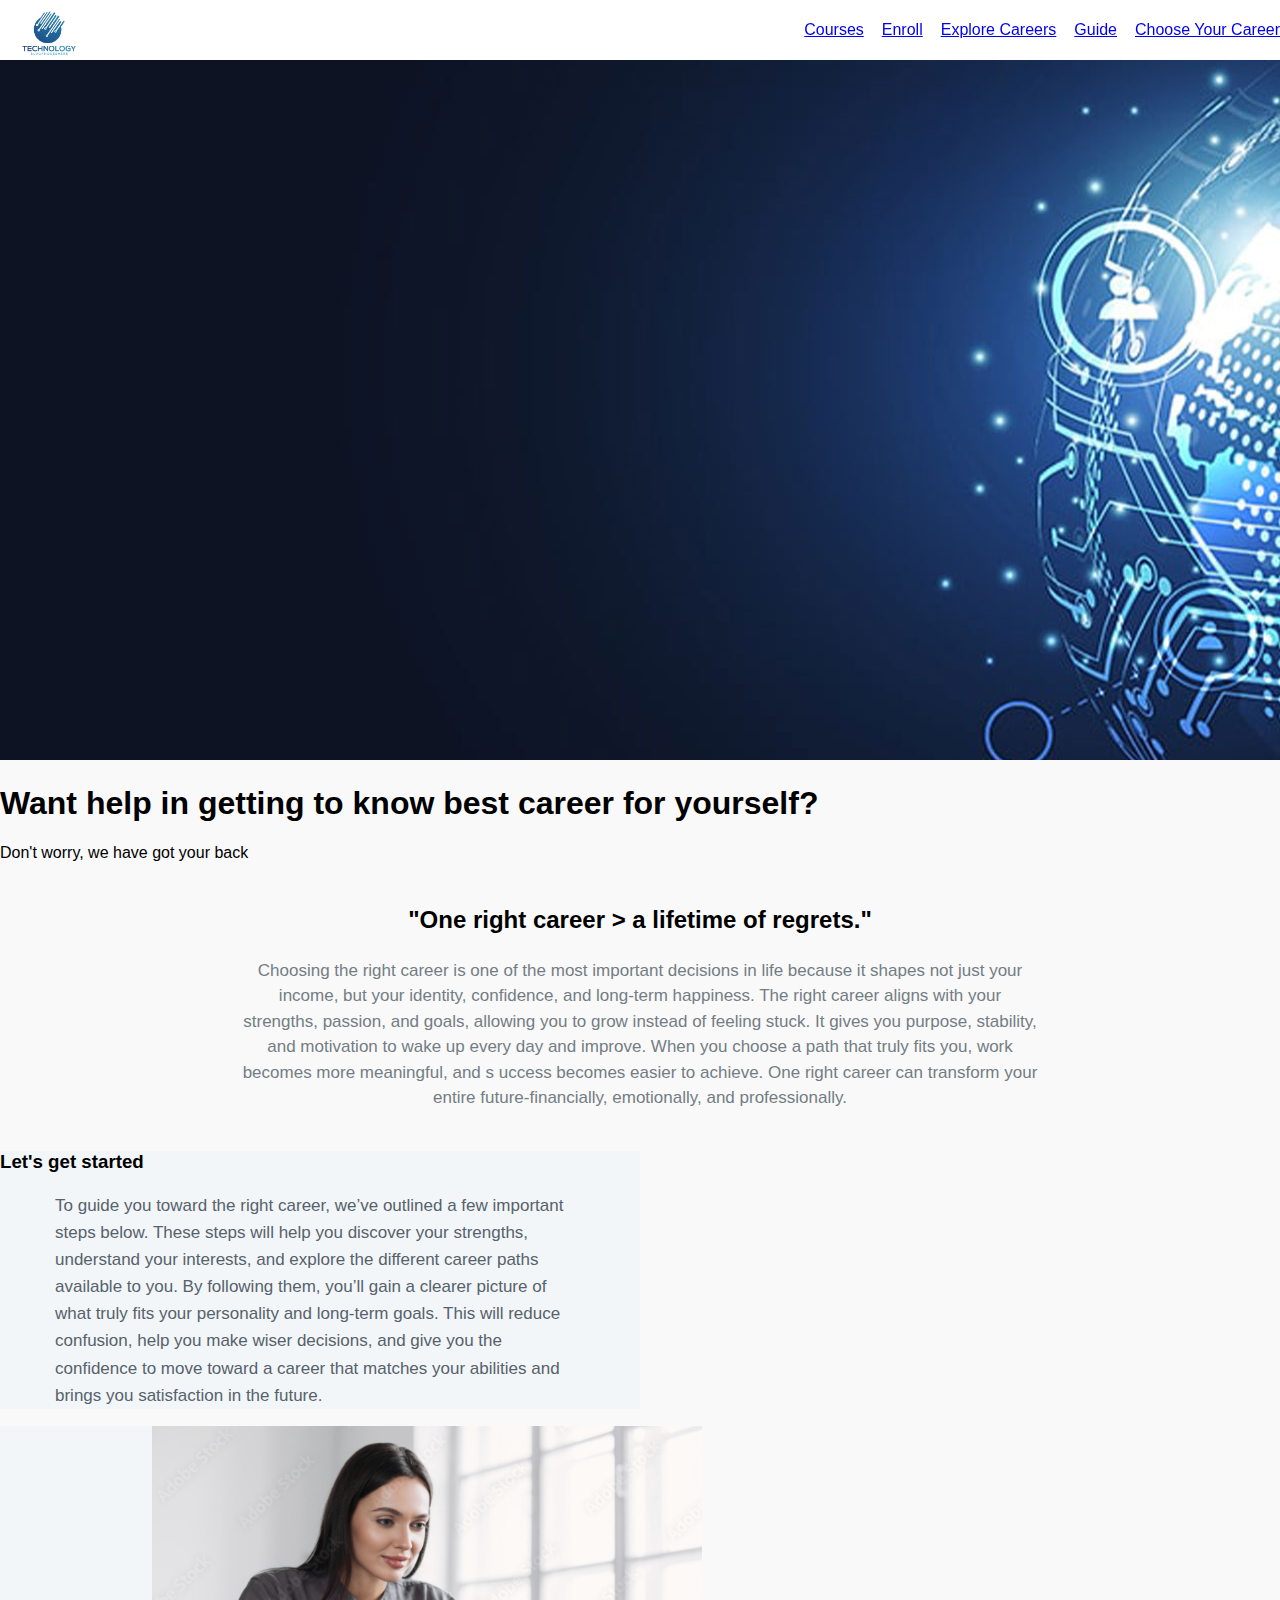
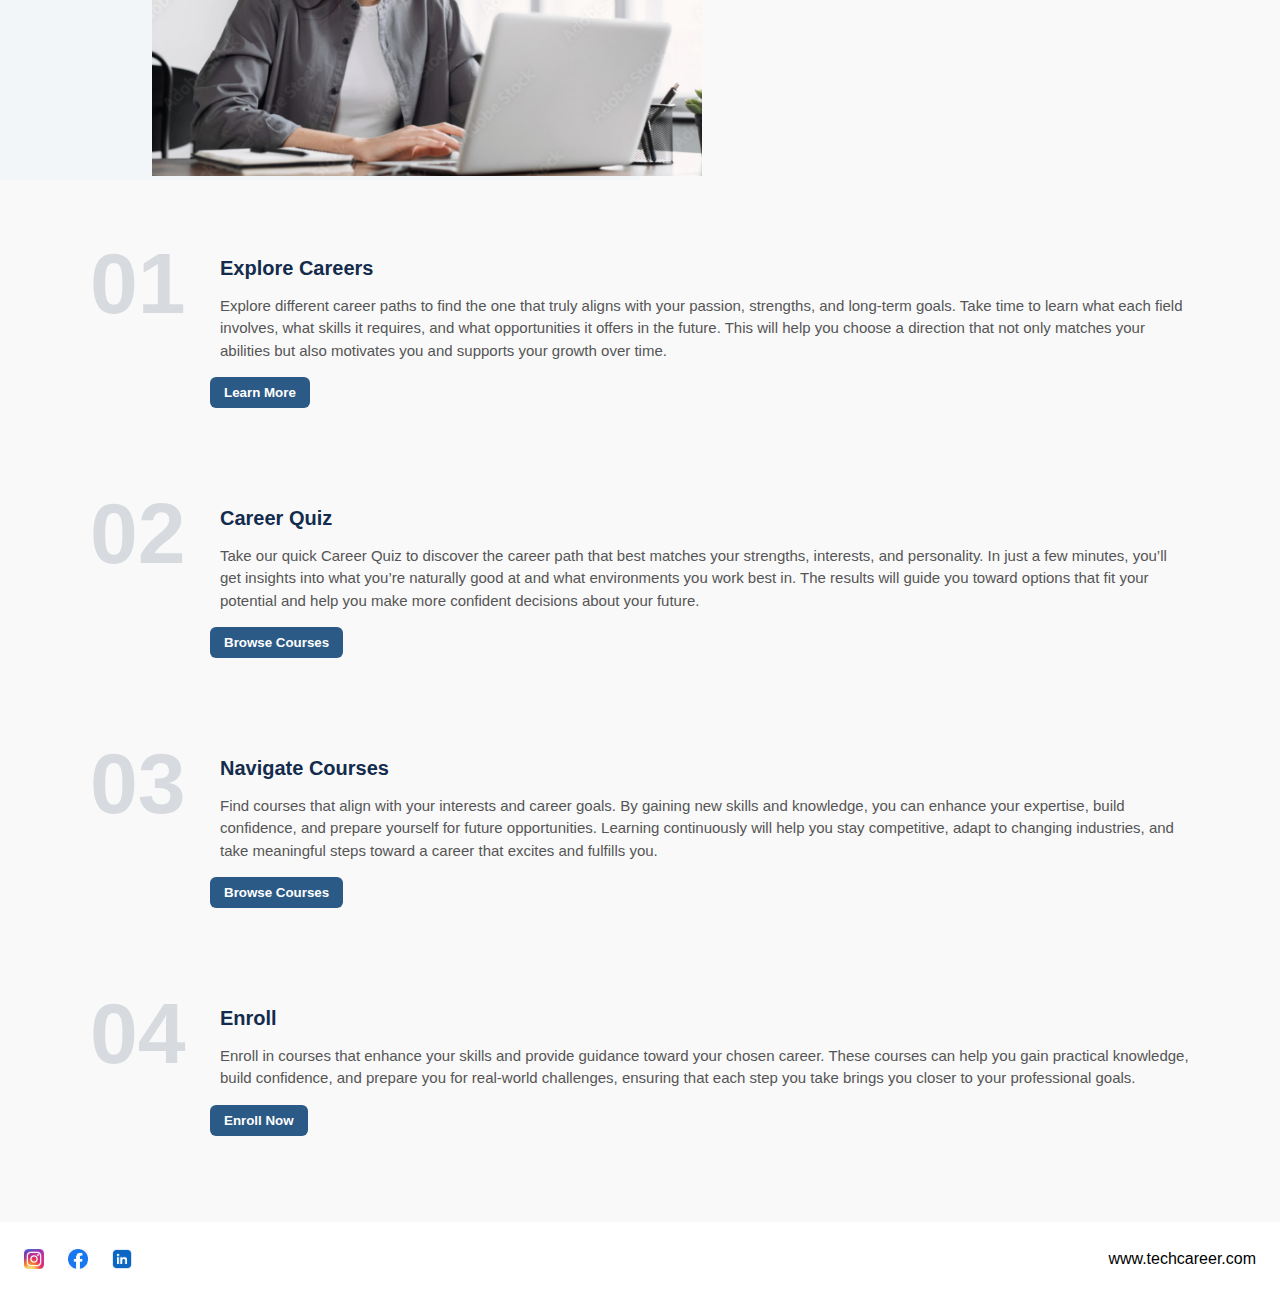
<file: index.html>
<!doctype html>
<html lang="en">

<head>
  <meta charset="utf-8" />
  <meta name="viewport" content="width=device-width,initial-scale=1" />
  <title>Tech Career</title>
  <link rel="stylesheet" href="style.css">
</head>

<body>

  <header class="header">
    <div class="logo"><img src="images/logo.png" alt="logo"></div>
    <nav class="nav">
      <a href="#">Courses</a>
      <a href="#">Enroll</a>
      <a href="#">Explore Careers</a>
      <a href="#">Guide</a>
      <a href="#" class="cta">Choose Your Career</a>
    </nav>
  </header>

  <section class="hero">
    <img src="images/tech.png" alt="hero" class="bg">
    <div class="text">
      <h1>Want help in getting to know best career for yourself?</h1>
      <p>Don't worry, we have got your back</p>
    </div>
  </section>

  <section class="quote">
    <h2>"One right career > a lifetime of regrets."</h2>
    <p>Choosing the right career is one of the most important decisions in life because it shapes not just your income,
      but your identity, confidence, and long-term happiness. The right career aligns with your strengths, passion,
      and goals, allowing you to grow instead of feeling stuck. It gives you purpose, stability, and motivation to
      wake up every day and improve. When you choose a path that truly fits you, work becomes more meaningful, and s
      uccess becomes easier to achieve. One right career can transform your entire future-financially, emotionally,
      and professionally.
    </p>
  </section>

  <section class="two">
    <div class="left">
      <h3>Let's get started</h3>
      <p>To guide you toward the right career, we’ve outlined a few important steps below.
        These steps will help you discover your strengths, understand your interests, and explore the different career
        paths available to you. By following them, you’ll gain a clearer picture of what truly fits your personality and
        long-term goals.
        This will reduce confusion, help you make wiser decisions, and give you the confidence to move toward a career
        that matches your abilities and brings you satisfaction in the future.</p>
    </div>
    <div class="right">
      <img src="images/homeimage.png" alt="illustration">
    </div>
  </section>

  <section class="steps">
    <div class="step">
      <div class="num">
        <div class="big">01</div>
      </div>
      <div class="content">
        <h4>Explore Careers</h4>
        <p>Explore different career paths to find the one that truly aligns with your passion, strengths, and long-term
          goals. Take time to learn what each field involves, what skills it requires, and what opportunities it offers
          in the future. This will help you choose a direction that not only matches your abilities but also motivates
          you and supports your growth over time.</p>
        <button class="btn">Learn More</button>
      </div>
    </div>

    <br><br>
    <div class="step">
      <div class="num">
        <div class="big">02</div>
      </div>
      <div class="content">
        <h4>Career Quiz</h4>
        <p>Take our quick Career Quiz to discover the career path that best matches your strengths, interests, and
          personality. In just a few minutes, you’ll get insights into what you’re naturally good at and what
          environments you work best in. The results will guide you toward options that fit your potential and help you
          make more confident decisions about your future.</p>
        <button class="btn">Browse Courses</button>
      </div>
    </div>

    <br><br>
    <div class="step">
      <div class="num">
        <div class="big">03</div>
      </div>
      <div class="content">
        <h4>Navigate Courses</h4>
        <p>Find courses that align with your interests and career goals. By gaining new skills and knowledge, you can
          enhance your expertise, build confidence, and prepare yourself for future opportunities. Learning continuously
          will help you stay competitive, adapt to changing industries, and take meaningful steps toward a career that
          excites and fulfills you.</p>
        <button class="btn">Browse Courses</button>
      </div>
    </div>

    <br><br>
    <div class="step">
      <div class="num">
        <div class="big">04</div>
      </div>
      <div class="content">
        <h4>Enroll</h4>
        <p>Enroll in courses that enhance your skills and provide guidance toward your chosen career. These courses can
          help you gain practical knowledge, build confidence, and prepare you for real-world challenges, ensuring that
          each step you take brings you closer to your professional goals.</p>
        <button class="btn">Enroll Now</button>
      </div>
    </div>
  </section>

  <footer class="footer">
    <div class="socials">
      <div class="social"><img src="images/insta.png" alt=""></div>
      <div class="social"><img src="images/facebook.png" alt=""></div>
      <div class="social"><img src="images/linkdin.png" alt=""></div>
    </div>
    <div class="site">www.techcareer.com</div>
  </footer>

</body>

</html>
</file>
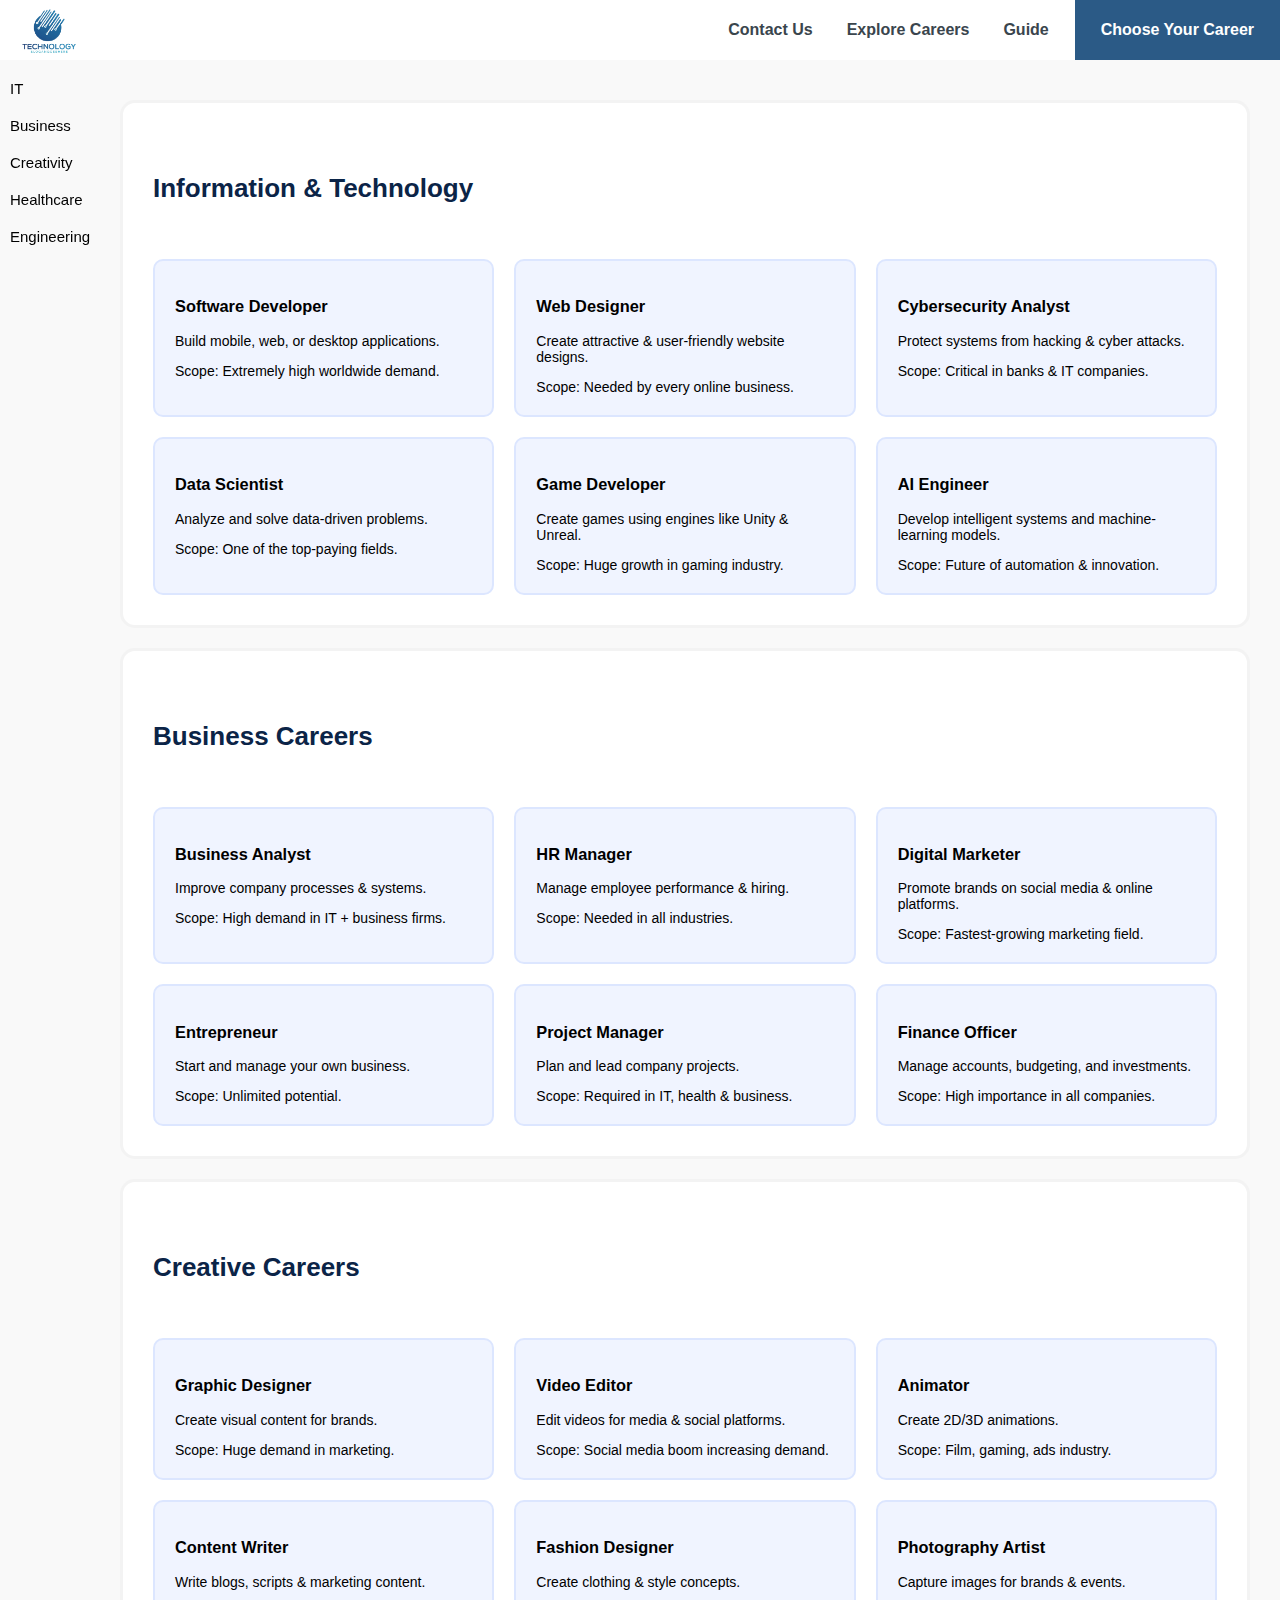
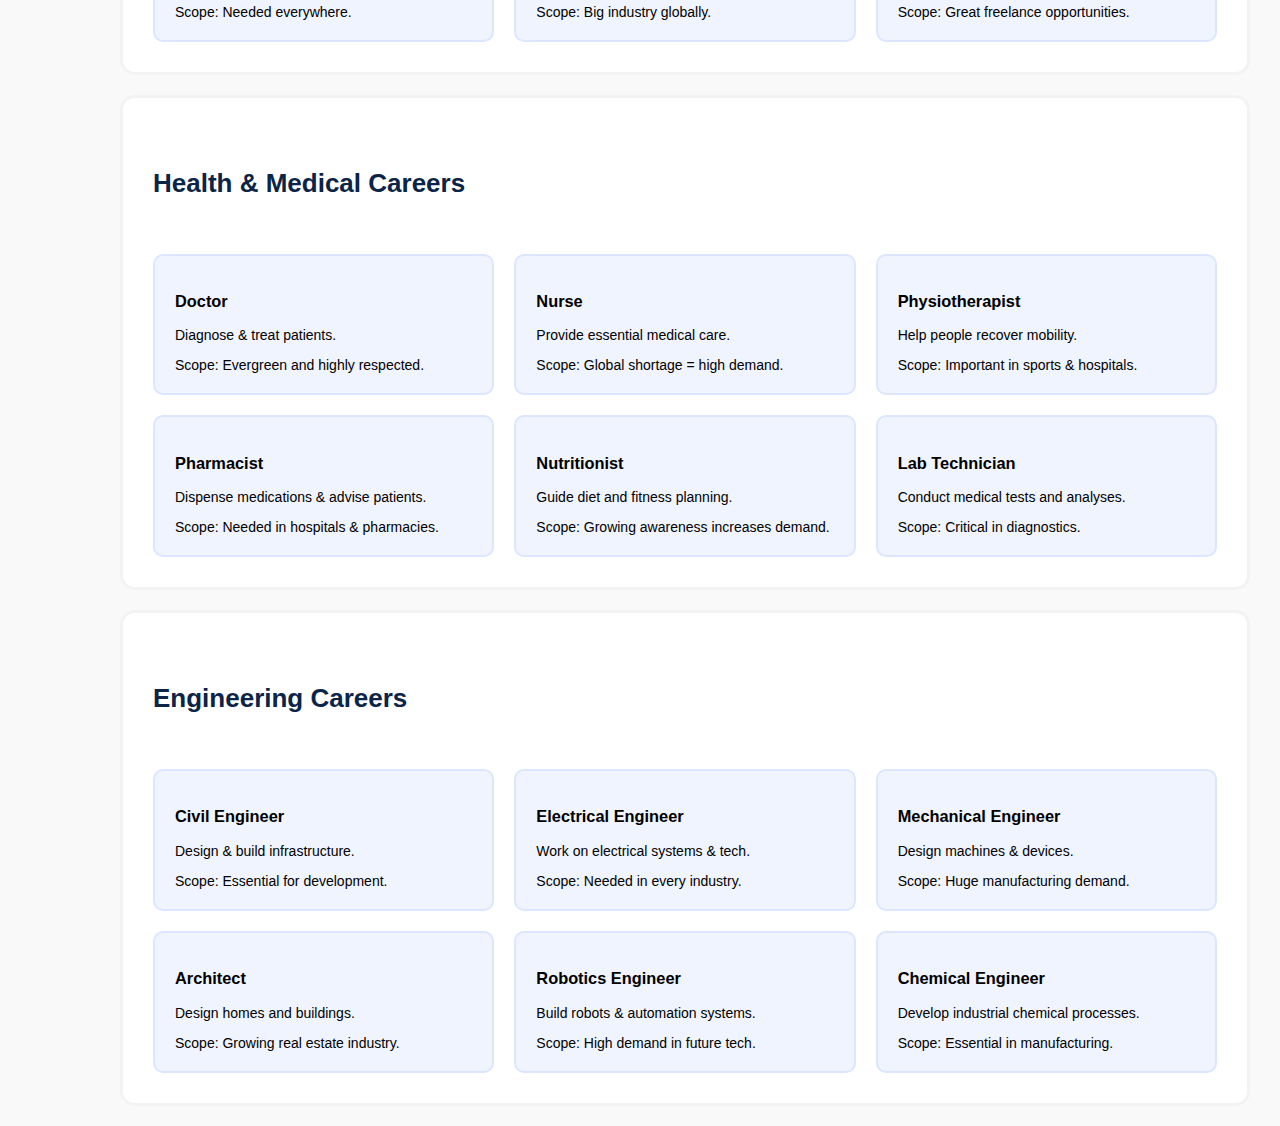
<file: careers.html>
<!DOCTYPE html>
<html lang="en">
<head>
  <meta charset="UTF-8" />
  <meta name="viewport" content="width=device-width, initial-scale=1.0" />
  <title>Explore Careers</title>
  <link rel="stylesheet" href="style.css" />
</head>
<body>

  <div class="header">
    <div class="logo">
        <a href="index.html">
            <img src="images/logo.png" alt="logo">
        </a>
    </div>
    <div class="nav">
      <a href="contact.html" class="links">Contact Us</a>
      <a href="careers.html" class="links">Explore Careers</a>
      <a href="index.html#guide" class="links">Guide</a>
      <a href="quiz.html" class="choose-career">Choose Your Career</a>
    </div>
  </div>

  <div class="container">

    <div class="category-menu">
      <a href="#tech" class="category-links">IT</a>
      <a href="#business" class="category-links">Business</a>
      <a href="#creative" class="category-links">Creativity</a>
      <a href="#health" class="category-links">Healthcare</a>
      <a href="#engineering" class="category-links">Engineering</a>
    </div>

    <div class="category-block" id="tech">
      <div class="category-title">Information & Technology</div>
      <div class="careers-grid">
        <div class="career-card">
          <h3>Software Developer</h3>
          <p>Build mobile, web, or desktop applications.</p>
          <span>Scope: Extremely high worldwide demand.</span>
        </div>
        <div class="career-card">
          <h3>Web Designer</h3>
          <p>Create attractive & user-friendly website designs.</p>
          <span>Scope: Needed by every online business.</span>
        </div>
        <div class="career-card">
          <h3>Cybersecurity Analyst</h3>
          <p>Protect systems from hacking & cyber attacks.</p>
          <span>Scope: Critical in banks & IT companies.</span>
        </div>
        <div class="career-card">
          <h3>Data Scientist</h3>
          <p>Analyze and solve data-driven problems.</p>
          <span>Scope: One of the top-paying fields.</span>
        </div>
        <div class="career-card">
          <h3>Game Developer</h3>
          <p>Create games using engines like Unity & Unreal.</p>
          <span>Scope: Huge growth in gaming industry.</span>
        </div>
        <div class="career-card">
          <h3>AI Engineer</h3>
          <p>Develop intelligent systems and machine-learning models.</p>
          <span>Scope: Future of automation & innovation.</span>
        </div>
      </div>
    </div>

    <!-- BUSINESS -->
    <div class="category-block" id="business">
      <div class="category-title">Business Careers</div>
      <div class="careers-grid">
        <div class="career-card">
          <h3>Business Analyst</h3>
          <p>Improve company processes & systems.</p>
          <span>Scope: High demand in IT + business firms.</span>
        </div>
        <div class="career-card">
          <h3>HR Manager</h3>
          <p>Manage employee performance & hiring.</p>
          <span>Scope: Needed in all industries.</span>
        </div>
        <div class="career-card">
          <h3>Digital Marketer</h3>
          <p>Promote brands on social media & online platforms.</p>
          <span>Scope: Fastest-growing marketing field.</span>
        </div>
        <div class="career-card">
          <h3>Entrepreneur</h3>
          <p>Start and manage your own business.</p>
          <span>Scope: Unlimited potential.</span>
        </div>
        <div class="career-card">
          <h3>Project Manager</h3>
          <p>Plan and lead company projects.</p>
          <span>Scope: Required in IT, health & business.</span>
        </div>
        <div class="career-card">
          <h3>Finance Officer</h3>
          <p>Manage accounts, budgeting, and investments.</p>
          <span>Scope: High importance in all companies.</span>
        </div>
      </div>
    </div>

    <!-- CREATIVE -->
    <div class="category-block" id="creative">
      <div class="category-title">Creative Careers</div>
      <div class="careers-grid">
        <div class="career-card">
          <h3>Graphic Designer</h3>
          <p>Create visual content for brands.</p>
          <span>Scope: Huge demand in marketing.</span>
        </div>
        <div class="career-card">
          <h3>Video Editor</h3>
          <p>Edit videos for media & social platforms.</p>
          <span>Scope: Social media boom increasing demand.</span>
        </div>
        <div class="career-card">
          <h3>Animator</h3>
          <p>Create 2D/3D animations.</p>
          <span>Scope: Film, gaming, ads industry.</span>
        </div>
        <div class="career-card">
          <h3>Content Writer</h3>
          <p>Write blogs, scripts & marketing content.</p>
          <span>Scope: Needed everywhere.</span>
        </div>
        <div class="career-card">
          <h3>Fashion Designer</h3>
          <p>Create clothing & style concepts.</p>
          <span>Scope: Big industry globally.</span>
        </div>
        <div class="career-card">
          <h3>Photography Artist</h3>
          <p>Capture images for brands & events.</p>
          <span>Scope: Great freelance opportunities.</span>
        </div>
      </div>
    </div>

    <!-- HEALTH -->
    <div class="category-block" id="health">
      <div class="category-title">Health & Medical Careers</div>
      <div class="careers-grid">
        <div class="career-card">
          <h3>Doctor</h3>
          <p>Diagnose & treat patients.</p>
          <span>Scope: Evergreen and highly respected.</span>
        </div>
        <div class="career-card">
          <h3>Nurse</h3>
          <p>Provide essential medical care.</p>
          <span>Scope: Global shortage = high demand.</span>
        </div>
        <div class="career-card">
          <h3>Physiotherapist</h3>
          <p>Help people recover mobility.</p>
          <span>Scope: Important in sports & hospitals.</span>
        </div>
        <div class="career-card">
          <h3>Pharmacist</h3>
          <p>Dispense medications & advise patients.</p>
          <span>Scope: Needed in hospitals & pharmacies.</span>
        </div>
        <div class="career-card">
          <h3>Nutritionist</h3>
          <p>Guide diet and fitness planning.</p>
          <span>Scope: Growing awareness increases demand.</span>
        </div>
        <div class="career-card">
          <h3>Lab Technician</h3>
          <p>Conduct medical tests and analyses.</p>
          <span>Scope: Critical in diagnostics.</span>
        </div>
      </div>
    </div>

    <!-- ENGINEERING -->
    <div class="category-block" id="engineering">
      <div class="category-title">Engineering Careers</div>
      <div class="careers-grid">
        <div class="career-card">
          <h3>Civil Engineer</h3>
          <p>Design & build infrastructure.</p>
          <span>Scope: Essential for development.</span>
        </div>
        <div class="career-card">
          <h3>Electrical Engineer</h3>
          <p>Work on electrical systems & tech.</p>
          <span>Scope: Needed in every industry.</span>
        </div>
        <div class="career-card">
          <h3>Mechanical Engineer</h3>
          <p>Design machines & devices.</p>
          <span>Scope: Huge manufacturing demand.</span>
        </div>
        <div class="career-card">
          <h3>Architect</h3>
          <p>Design homes and buildings.</p>
          <span>Scope: Growing real estate industry.</span>
        </div>
        <div class="career-card">
          <h3>Robotics Engineer</h3>
          <p>Build robots & automation systems.</p>
          <span>Scope: High demand in future tech.</span>
        </div>
        <div class="career-card">
          <h3>Chemical Engineer</h3>
          <p>Develop industrial chemical processes.</p>
          <span>Scope: Essential in manufacturing.</span>
        </div>
      </div>
    </div>

  </div>


  <script>
    document.querySelectorAll('.category-menu a').forEach(link => {
      link.addEventListener('click', function(e) {
        e.preventDefault();
        const target = document.querySelector(this.getAttribute('href'));
        target.scrollIntoView({ behavior: 'smooth' });
      });
    });
  </script>
</body>
</html>
</file>
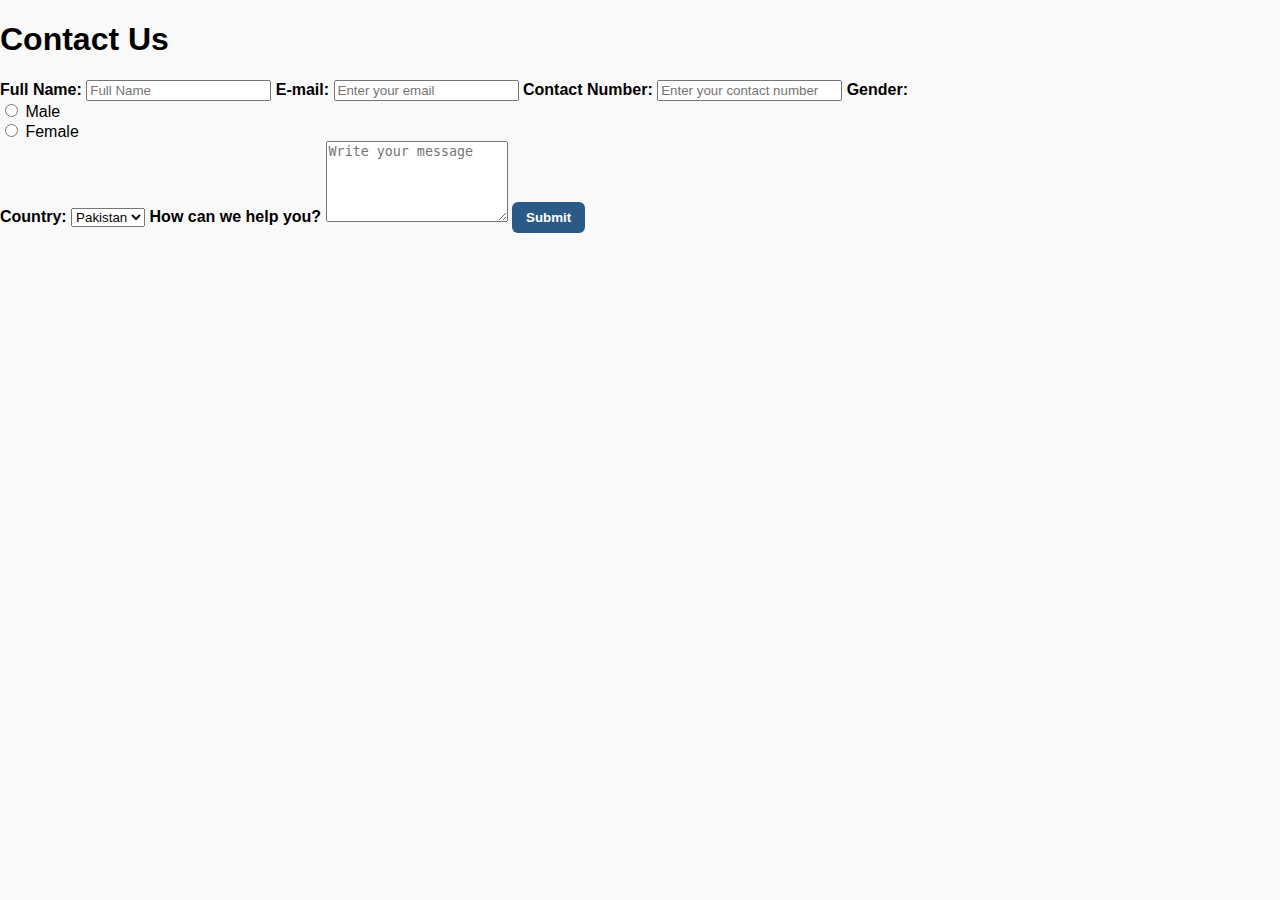
<file: contact.html>
<!DOCTYPE html>
<html lang="en">
<head>
    <meta charset="UTF-8">
    <meta name="viewport" content="width=device-width, initial-scale=1.0">
    <title>Contact Us</title>
    <link rel="stylesheet" href="style.css" />
</head>

<body>

    <div class="contact-box">

        <h1>Contact Us</h1>

    <form>

    <label><b>Full Name:</b></label>
    <input type="text" name="fullname" placeholder="Full Name" required>

    <label><b>E-mail:</b></label>
    <input type="email" name="email" placeholder="Enter your email" required>

    <label><b>Contact Number:</b></label>
    <input type="tel" name="contact" placeholder="Enter your contact number" required>

    <label><b>Gender:</b></label>
    <div class="options">
        <input type="radio" name="gender" value="male"> Male <br>
        <input type="radio" name="gender" value="female"> Female
    </div>

    <label><b>Country:</b></label>
    <select>
        <option>Pakistan</option>
        <option>Scotland</option>
        <option>Turkey</option>
        <option>China</option>
        <option>Korea</option>
        <option>Japan</option>
    </select>

    <label><b>How can we help you?</b></label>
    <textarea rows="5" placeholder="Write your message"></textarea>

    <button type="submit" class="btn">Submit</button>

    </form>

    </div>

</body>
</html>
</file>
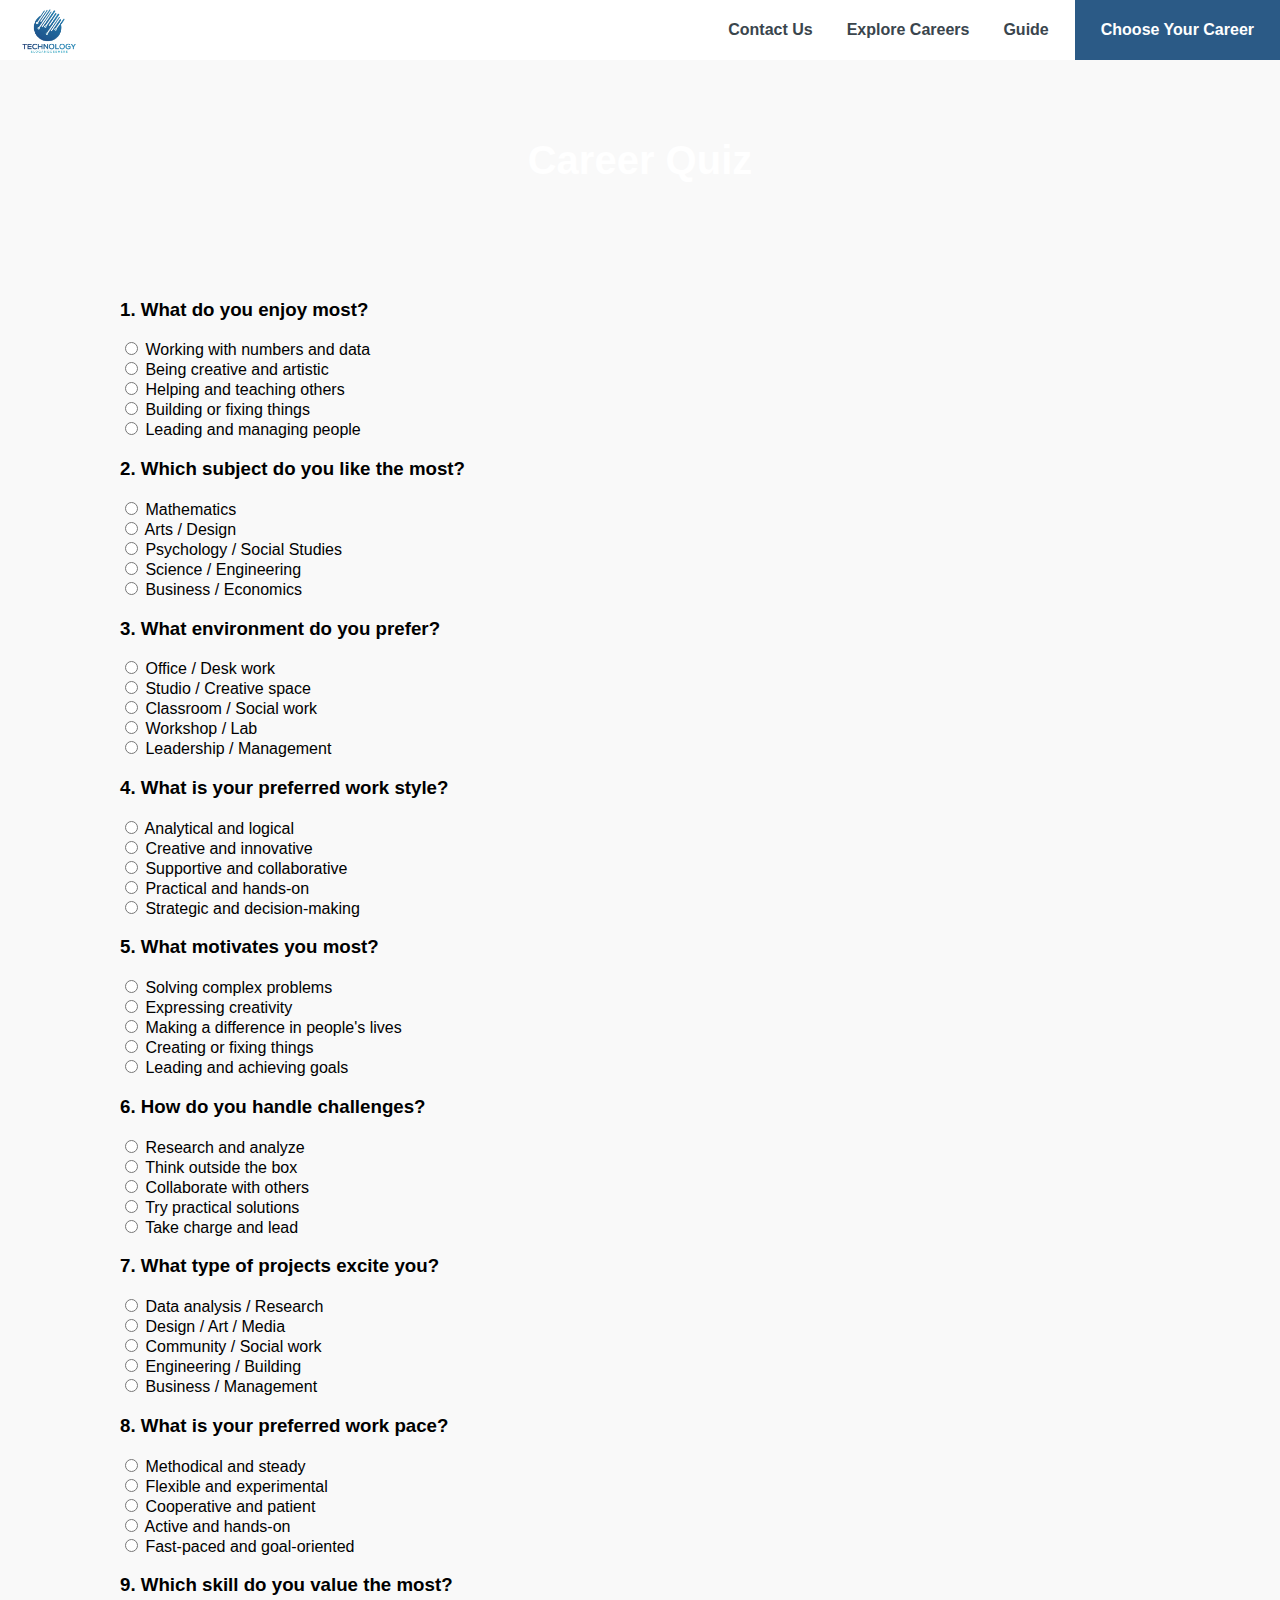
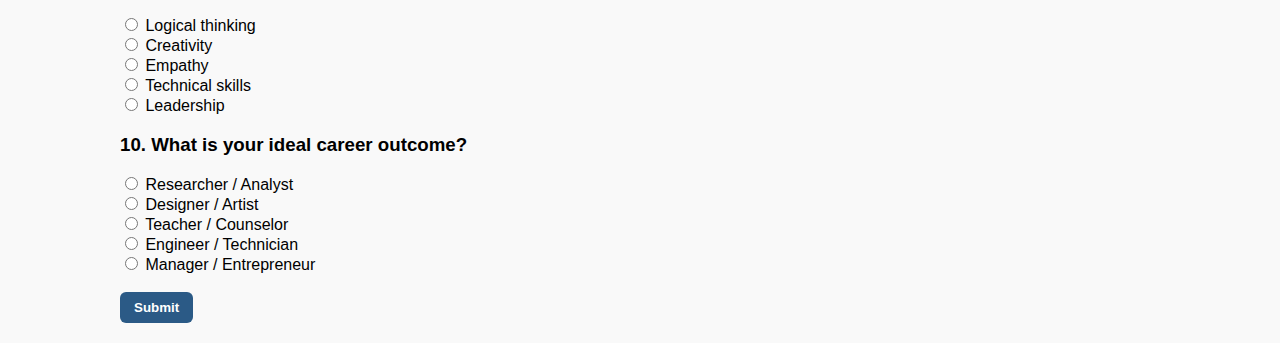
<file: quiz.html>
<!DOCTYPE html>
<html lang="en">
<head>
    <meta charset="UTF-8">
    <meta name="viewport" content="width=device-width, initial-scale=1.0">
    <title>Career Quiz</title>
    <link rel="stylesheet" href="style.css" />
</head>
<body>
    <div class="header">
    <div class="logo">
        <a href="index.html">
            <img src="images/logo.png" alt="logo">
        </a>
    </div>
    <div class="nav">
      <a href="contact.html" class="links">Contact Us</a>
      <a href="careers.html" class="links">Explore Careers</a>
      <a href="index.html#guide" class="links">Guide</a>
      <a href="quiz.html" class="choose-career">Choose Your Career</a>
    </div>
  </div>

    <div class="quiz-banner">Career Quiz</div>

    <!-- Quiz Section -->
    <div class="container">

        <form action="submit_quiz.php" method="post">

            <!-- Question 1 -->
            <div class="question">
                <h3>1. What do you enjoy most?</h3>
                <label><input type="radio" name="q1" value="a"> Working with numbers and data</label><br>
                <label><input type="radio" name="q1" value="b"> Being creative and artistic</label><br>
                <label><input type="radio" name="q1" value="c"> Helping and teaching others</label><br>
                <label><input type="radio" name="q1" value="d"> Building or fixing things</label><br>
                <label><input type="radio" name="q1" value="e"> Leading and managing people</label>
            </div>

            <!-- Question 2 -->
            <div class="question">
                <h3>2. Which subject do you like the most?</h3>
                <label><input type="radio" name="q2" value="a"> Mathematics</label><br>
                <label><input type="radio" name="q2" value="b"> Arts / Design</label><br>
                <label><input type="radio" name="q2" value="c"> Psychology / Social Studies</label><br>
                <label><input type="radio" name="q2" value="d"> Science / Engineering</label><br>
                <label><input type="radio" name="q2" value="e"> Business / Economics</label>
            </div>

            <!-- Question 3 -->
            <div class="question">
                <h3>3. What environment do you prefer?</h3>
                <label><input type="radio" name="q3" value="a"> Office / Desk work</label><br>
                <label><input type="radio" name="q3" value="b"> Studio / Creative space</label><br>
                <label><input type="radio" name="q3" value="c"> Classroom / Social work</label><br>
                <label><input type="radio" name="q3" value="d"> Workshop / Lab</label><br>
                <label><input type="radio" name="q3" value="e"> Leadership / Management</label>
            </div>

            <!-- Question 4 -->
            <div class="question">
                <h3>4. What is your preferred work style?</h3>
                <label><input type="radio" name="q4" value="a"> Analytical and logical</label><br>
                <label><input type="radio" name="q4" value="b"> Creative and innovative</label><br>
                <label><input type="radio" name="q4" value="c"> Supportive and collaborative</label><br>
                <label><input type="radio" name="q4" value="d"> Practical and hands-on</label><br>
                <label><input type="radio" name="q4" value="e"> Strategic and decision-making</label>
            </div>

            <!-- Question 5 -->
            <div class="question">
                <h3>5. What motivates you most?</h3>
                <label><input type="radio" name="q5" value="a"> Solving complex problems</label><br>
                <label><input type="radio" name="q5" value="b"> Expressing creativity</label><br>
                <label><input type="radio" name="q5" value="c"> Making a difference in people's lives</label><br>
                <label><input type="radio" name="q5" value="d"> Creating or fixing things</label><br>
                <label><input type="radio" name="q5" value="e"> Leading and achieving goals</label>
            </div>

            <!-- Question 6 -->
            <div class="question">
                <h3>6. How do you handle challenges?</h3>
                <label><input type="radio" name="q6" value="a"> Research and analyze</label><br>
                <label><input type="radio" name="q6" value="b"> Think outside the box</label><br>
                <label><input type="radio" name="q6" value="c"> Collaborate with others</label><br>
                <label><input type="radio" name="q6" value="d"> Try practical solutions</label><br>
                <label><input type="radio" name="q6" value="e"> Take charge and lead</label>
            </div>

            <!-- Question 7 -->
            <div class="question">
                <h3>7. What type of projects excite you?</h3>
                <label><input type="radio" name="q7" value="a"> Data analysis / Research</label><br>
                <label><input type="radio" name="q7" value="b"> Design / Art / Media</label><br>
                <label><input type="radio" name="q7" value="c"> Community / Social work</label><br>
                <label><input type="radio" name="q7" value="d"> Engineering / Building</label><br>
                <label><input type="radio" name="q7" value="e"> Business / Management</label>
            </div>

            <!-- Question 8 -->
            <div class="question">
                <h3>8. What is your preferred work pace?</h3>
                <label><input type="radio" name="q8" value="a"> Methodical and steady</label><br>
                <label><input type="radio" name="q8" value="b"> Flexible and experimental</label><br>
                <label><input type="radio" name="q8" value="c"> Cooperative and patient</label><br>
                <label><input type="radio" name="q8" value="d"> Active and hands-on</label><br>
                <label><input type="radio" name="q8" value="e"> Fast-paced and goal-oriented</label>
            </div>

            <!-- Question 9 -->
            <div class="question">
                <h3>9. Which skill do you value the most?</h3>
                <label><input type="radio" name="q9" value="a"> Logical thinking</label><br>
                <label><input type="radio" name="q9" value="b"> Creativity</label><br>
                <label><input type="radio" name="q9" value="c"> Empathy</label><br>
                <label><input type="radio" name="q9" value="d"> Technical skills</label><br>
                <label><input type="radio" name="q9" value="e"> Leadership</label>
            </div>

            <!-- Question 10 -->
            <div class="question">
                <h3>10. What is your ideal career outcome?</h3>
                <label><input type="radio" name="q10" value="a"> Researcher / Analyst</label><br>
                <label><input type="radio" name="q10" value="b"> Designer / Artist</label><br>
                <label><input type="radio" name="q10" value="c"> Teacher / Counselor</label><br>
                <label><input type="radio" name="q10" value="d"> Engineer / Technician</label><br>
                <label><input type="radio" name="q10" value="e"> Manager / Entrepreneur</label>
            </div>

            <br>

            <button class="btn">Submit</button>

        </form>
    </div>
</body>
</html>
</file>
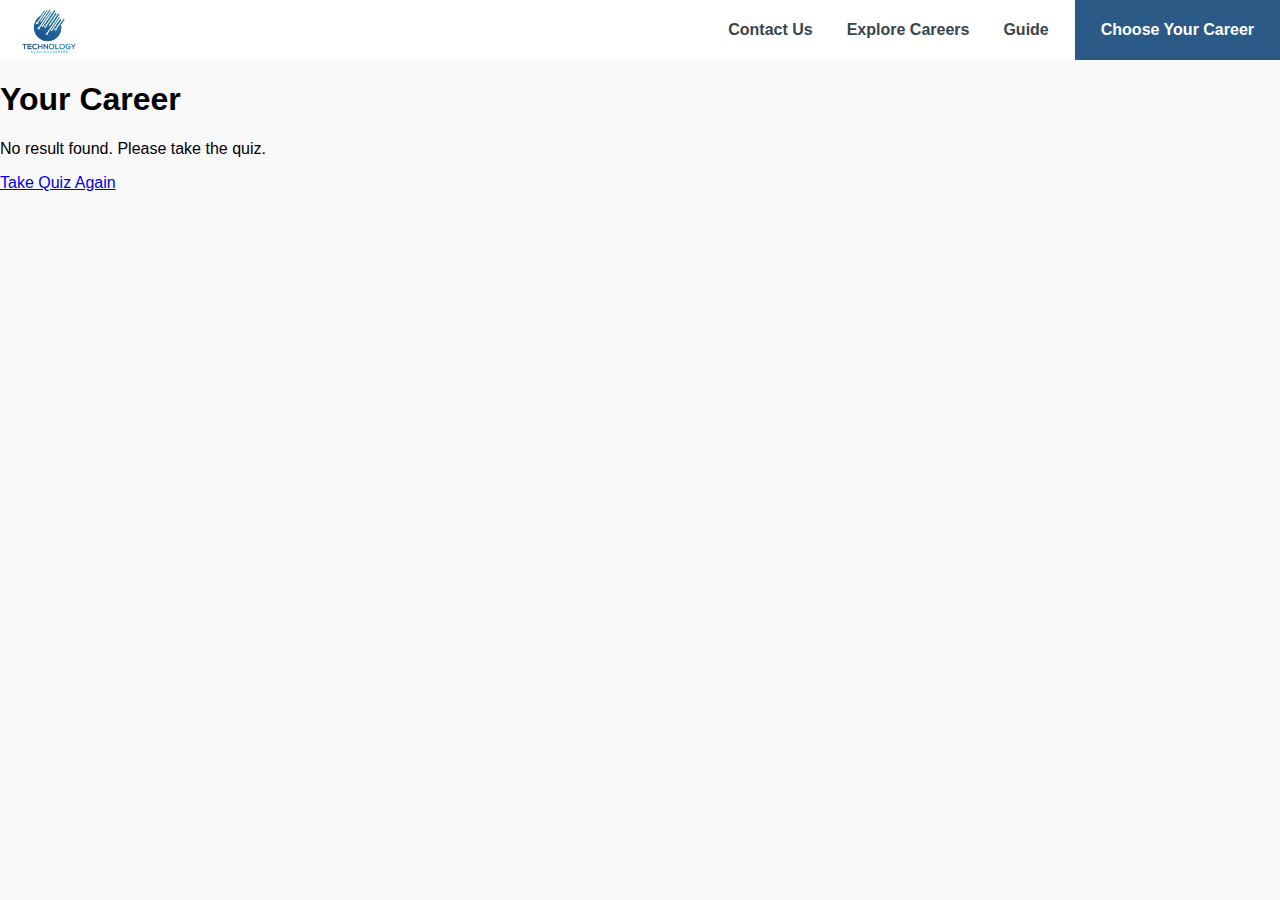
<file: result.html>
<!DOCTYPE html>
<html lang="en">
<head>
    <meta charset="UTF-8">
    <meta name="viewport" content="width=device-width, initial-scale=1.0">
    <title>Career Result</title>
    <link rel="stylesheet" href="style.css">
</head>
<body>

    <!-- Header (reuse your site header) -->
    <div class="header">
        <div class="logo">
            <a href="index.html"><img src="images/logo.png" alt="logo"></a>
        </div>
        <div class="nav">
            <a href="contact.html" class="links">Contact Us</a>
            <a href="careers.html" class="links">Explore Careers</a>
            <a href="index.html#guide" class="links">Guide</a>
            <a href="quiz.html" class="choose-career">Choose Your Career</a>
        </div>
    </div>

    <!-- Result Container -->
    <div class="result-container">
        <h1>Your  Career</h1>
        <p class="career-name" id="careerName"></p>
        <a href="quiz.html" class="btn-restart">Take Quiz Again</a>
    </div>

    <script src="script.js"></script>

</body>
</html>
</file>
<file: style.css>
body {
      font-family: Montserrat, Arial, sans-serif;
      background: #f9f9f9;
      margin: 0;
    }

    .header {
      display: flex;
      justify-content: space-between;
      height: 60px;
      background: white;
      position: sticky;
      top: 0;
      z-index: 1000;
    }

    .logo {
      display: flex;
      align-items: center;
      padding-left: 5px;
      padding-top: 10px;
    }

    .logo img {
      height: 65px;
    }

    .nav {
      display: flex;
      align-items: center;
      gap: 18px;

    }

    .links {
      color: #3a454d;
      text-decoration: none;
      font-weight: bold;
      padding: 8px;
    }

    .choose-career {
      background: #2b5a86;
      color: white;
      height: 60px;
      display: flex;
      font-weight: bold;
      text-decoration: none;
      align-items: center;
      padding: 0px 26px;
    }

    .links:hover {
      color: #a8c4ff;
    }

    .banner {
      background: url('images/tech.png');
      height: 350px;
      display: flex;
      align-items: center;
      padding-left: 40px;
      color: white;
    }

    .quiz-banner {
      background: url('https://images.pexels.com/photos/5439434/pexels-photo-5439434.jpeg') center/cover;
      height: 200px;
      display: flex;
      justify-content: center;
      align-items: center;
      color: white;
      font-size: 40px;
      font-weight: bold;
    }

    .quote {
      text-align: center;
      margin: 40px 16px;
      line-height: 1.5;
    }

    .quote p {
      max-width: 800px;
      margin: 0 auto;
      color: #747d84;
      font-size: 17px
    }

    .box {
      display: flex;
      flex-wrap: wrap;
    }

    .left,
    .right {
      width: 50%;
      background: #f3f6f8;
    }

    .left h1 {
      color: #31383d;
      padding: 0px 55px;
      padding-top: 25px;
    }

    .left p {
      color: #56626c;
      line-height: 1.6;
      font-size: 17px;
      padding: 0px 55px;
    }

    .right img {
      padding: 0px 152px;
      width: 550px;
      height: 350px;
    }

    .steps {
      max-width: 1100px;
      margin: auto;
      padding: 50px 0px;
    }

    .step {
      display: grid;
      grid-template-columns: 120px 1fr;
      align-items: start;
      margin-bottom: 36px
    }

    .num {
      font-size: 86px;
      font-weight: 800;
      color: rgba(19, 44, 77, 0.148);
      line-height: 1.25;
    }

    .step h4 {
      font-size: 20px;
      color: #132c4d;
      margin-bottom: 3px;
      padding-left: 10px;
    }

    .step p {
      color: #555;
      line-height: 1.5;
      font-size: 15px;
      padding-left: 10px;
    }

    .btn {
      padding: 8px 14px;
      background: #2b5a86;
      color: #fff;
      border-radius: 6px;
      border: none;
      font-weight: 700;
      cursor: pointer;
    }

    .footer {
      display: flex;
      justify-content: space-between;
      align-items: center;
      padding: 20px 24px;
      background: #fff;
    }

    .socials {
      display: flex;
      gap: 10px
    }

    .social {
      width: 34px;
      height: 34px;
      display: flex;
      align-items: center;
    }

    .social img {
      width: 20px;
      height: 20px;
    }

    .category-menu {
      display: flex;
      flex-direction: column;
      position: fixed;
      top: 60px;
      left: 0px;
      width: 50px;
      height: 600px;
      padding: 10px;
    }

    .category-links {
      padding: 10px 0px;
      color: black;
      text-decoration: none;
      font-size: 15px;
      text-align: left;

    }

    .category-block {
      background: white;
      padding: 30px;
      margin-top: 20px;
      border-radius: 15px;
      border: #0000000c solid;
    }

    .category-title {
      padding: 40px 0px;
      font-size: 26px;
      color: #0b2447;
      margin-bottom: 15px;
      font-weight: bold;
    }

    .careers-grid {
      display: grid;
      grid-template-columns: repeat(3, 1fr);
      gap: 20px;
    }

    .container {
      margin-left: 90px;
      padding: 20px 30px;
    }

    .career-card {
      background: #f0f4ff;
      padding: 20px;
      font-size: 14px;
      border-radius: 10px;
      font-weight: normal;
      color: #000000;
      cursor: pointer;
      border: 2px solid #dce6ff;
    }

    .career-card:hover {
      background: #dce6ff;
    }

    .button {
      padding: 50px;
      color: #000;
      ;
    }
</file>
